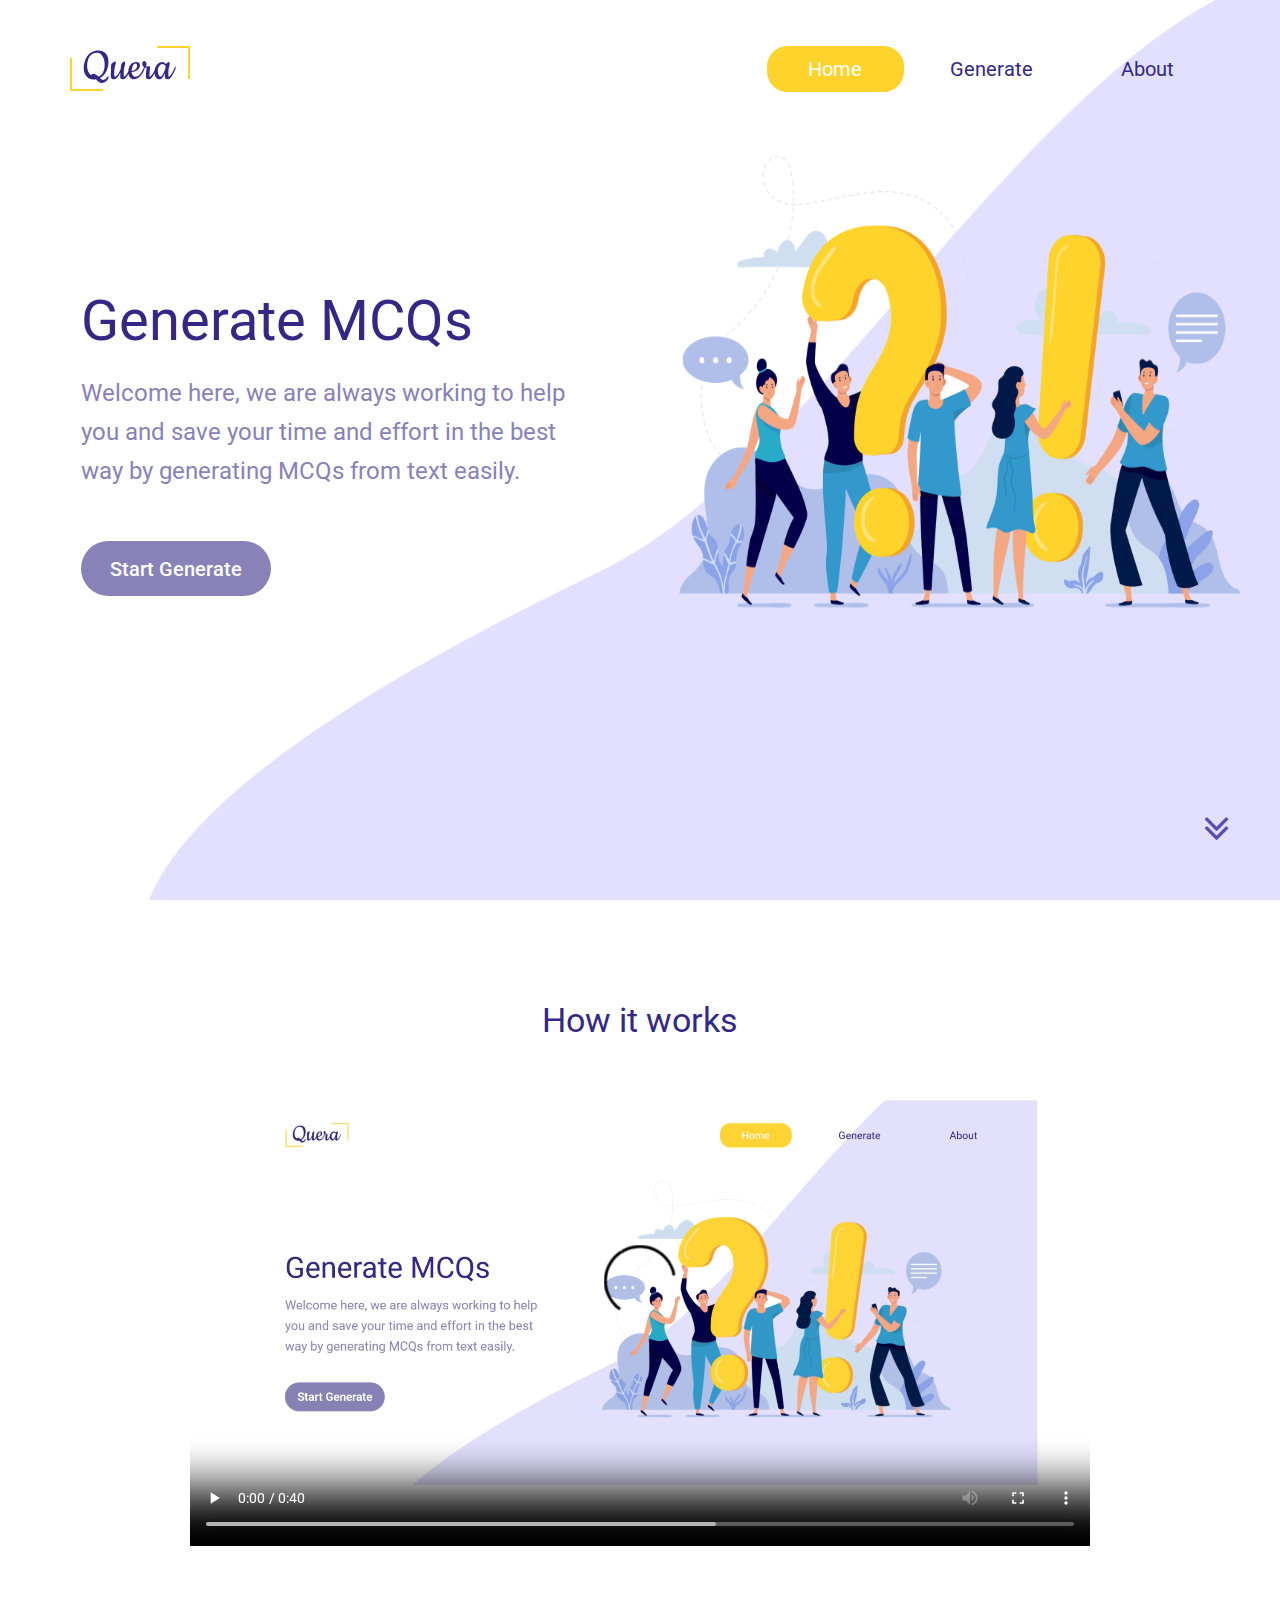
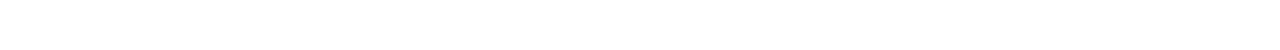
<file: index.html>
<!DOCTYPE html>
<html lang="en">

<head>
    <meta charset="UTF-8">
    <meta name="viewport" content="width=device-width, initial-scale=1.0">
    <title>Quera</title>
    <link rel="shortcut icon" href="./images/question-mark.ico" type="image/x-icon">
    <link rel="stylesheet" href="css/style.css">
    <link rel="stylesheet" href="css/responsive.css">
    <!-- font family -->
    <link rel="preconnect" href="https://fonts.googleapis.com">
    <link rel="preconnect" href="https://fonts.gstatic.com" crossorigin>
    <link href="https://fonts.googleapis.com/css2?family=Roboto:wght@400;500&family=Rochester&display=swap"
        rel="stylesheet">
    <!-- font awesome -->
    <link rel="stylesheet" href="https://cdnjs.cloudflare.com/ajax/libs/font-awesome/4.7.0/css/font-awesome.min.css">

</head>

<body>

    <!-- start header banner -->
    <header class="banner">
        <p class="scroll"><i class="fa fa-angle-double-down" style="font-size:42px;color:#594db1"></i></p>
        <!-- start nav -->
        <nav>
            <!-- <h2 class="logo"><a href="#"> <span>Q</span>uera</a></h2> -->
            <h2 class="logo"><img src="images/logo.svg" alt="logo"></h2>
            <ul class="pages">
                <li><a href="index.html" class="active">home</a></li>
                <li><a class="switch" href="html/generate.html">generate</a></li>
                <li><a href="html/about.html">about</a></li>


            </ul>
            <ul class="menue">
                <li class="bar">
                    <i class="fa fa-bars" style="font-size:30px;color:#332885"></i>

                </li>
                <li class="close" style="font-size:25px;color:#332885">

                    X
                </li>
            </ul>
        </nav>
        <!-- end nav -->
        <!-- intro section -->

        <section class="index">
            <h1>Generate MCQs</h1>
            <p>Welcome here, we are always working to help you and save your time and effort in the best way by
                generating
                MCQs from text easily.</p>
            <button type="button" onclick="window.location.href='html/generate.html'">Start Generate</button>
        </section>
        <aside>

            <img src="images/headerImg.png" alt="header image" class="main-image">
        </aside>
    </header>
    <!-- end header -->
    <main class="index">

        <h2>How it works</h2>
        <video controls>
            <source src="how_work.mp4" type="video/mp4">
            <!-- <source src="how work.mp4" type="video/ogg"> -->
            Your browser does not support HTML video.
        </video>
    </main>
    <!-- js scripts  -->
    <script src="./js/index.js"></script>
</body>

</html>
</file>
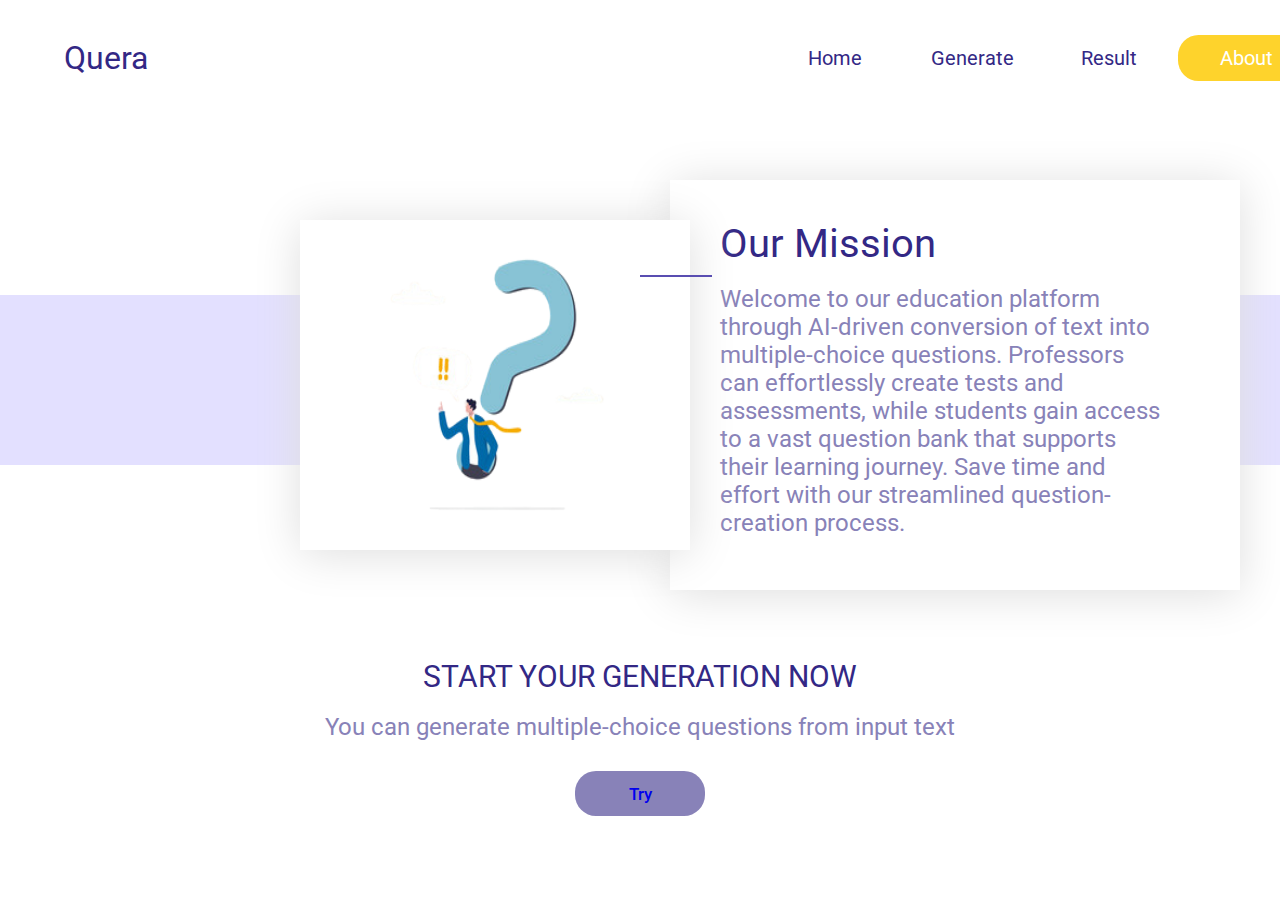
<file: html/about.html>
<!DOCTYPE html>
<html lang="en">

<head>
    <meta charset="UTF-8">
    <meta name="viewport" content="width=device-width, initial-scale=1.0">
    <title>Quera | About</title>
    <link rel="shortcut icon" href="../images/question-mark .ico" type="image/x-icon">
    <link rel="stylesheet" href="../css/style.css">
    <link rel="stylesheet" href="../css/responsive.css">
    <!-- font family -->
    <link rel="preconnect" href="https://fonts.googleapis.com">
    <link rel="preconnect" href="https://fonts.gstatic.com" crossorigin>
    <link href="https://fonts.googleapis.com/css2?family=Roboto:wght@400;500&family=Rochester&display=swap"
        rel="stylesheet">
    <!-- font awesome -->
    <link rel="stylesheet" href="https://cdnjs.cloudflare.com/ajax/libs/font-awesome/4.7.0/css/font-awesome.min.css">

</head>

<body>
    <!-- start nav -->
    <nav>
        <h2 class="logo"><a href="../index.html"> <span>Q</span>uera</a></h2>
        <ul class="pages">
            <li><a href="../index.html">home</a></li>
            <li><a href="../html/generate.html">generate</a></li>
            <li><a href="../html/results.html">result</a></li>
            <li><a href="../html/about.html" class="active">about</a></li>
        </ul>
        <ul class="menue">
            <li class="bar">
                <i class="fa fa-bars" style="font-size:30px;color:#332885"></i>

            </li>
            <li class="close" style="font-size:25px;color:#332885">

                X
            </li>
        </ul>
    </nav>
    <!-- end nav -->
    <!-- <img src="../images/Rectangle.png" class="Rectangle-bg"> -->

    <div class="rectangle-background"></div>
    <!-- start about page content -->
    <div class="about-page">
        <!-- our mission box -->
        <div class="our-mission">
            <h3>Our Mission</h3>
            <p>Welcome to our education platform through AI-driven conversion of text into multiple-choice questions.
                Professors can effortlessly create tests and assessments, while students gain access to a vast question
                bank that supports their learning journey. Save time and effort with our streamlined question-creation
                process.
            </p>
        </div>
        <!-- the box next of our mission  -->
        <div class="small-box">
            <img alt="question-img" src="../images/question.png">
        </div>
        <!-- the small dash -->
        <div class="small-line">
        </div>
        <!-- the end section of about  -->
        <section class="about">
            <h3>START YOUR GENERATION NOW</h3>
            <p>You can generate multiple-choice questions from input text </p>
            <button type="button"><a href="../html/generate.html">Try</a></button>
        </section>
    </div>
    <!-- js script -->
    <script src="../js/index.js"></script>
</body>

</html>
</file>
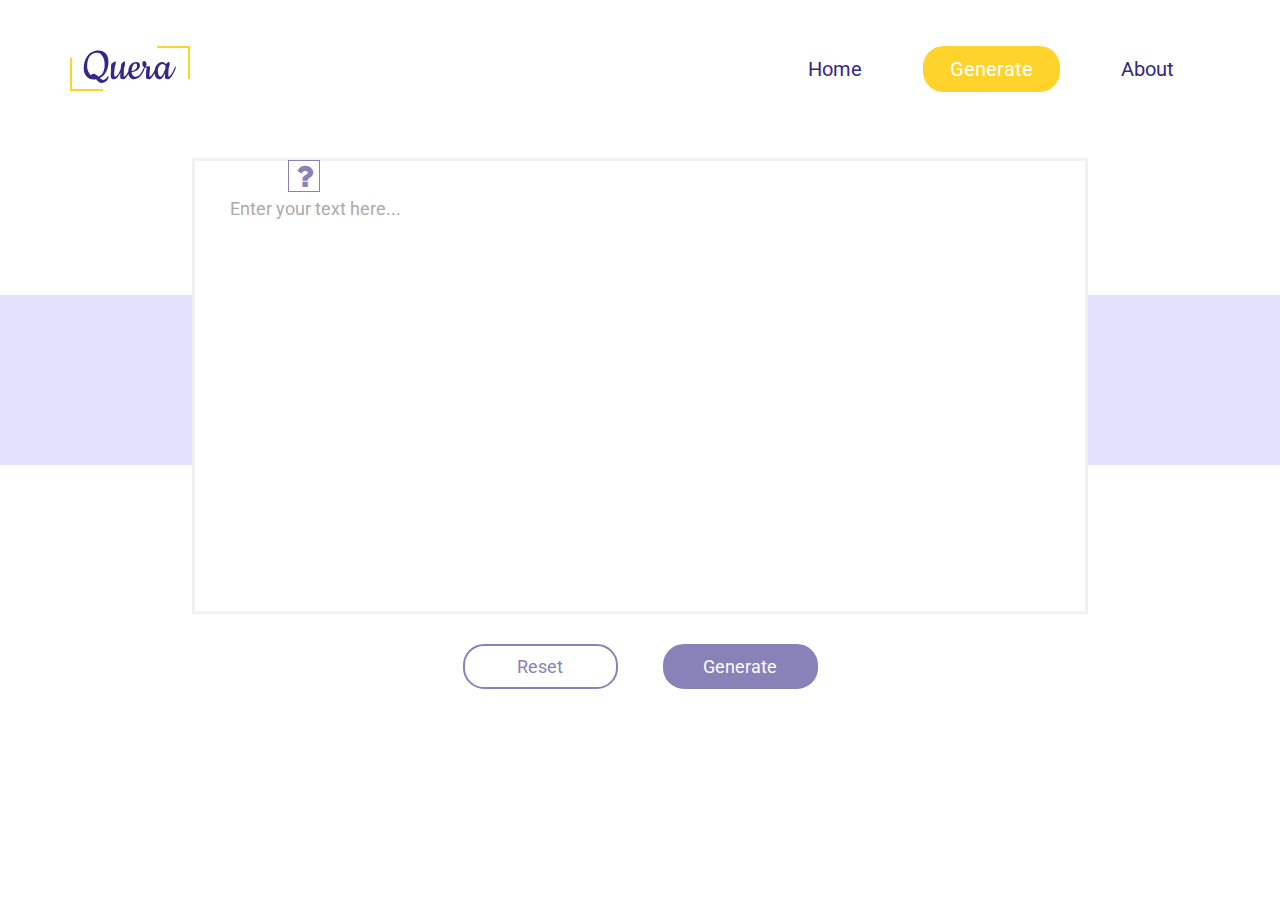
<file: html/generate.html>
<!DOCTYPE html>
<html lang="en">

<head>
    <meta charset="UTF-8">
    <meta name="viewport" content="width=device-width, initial-scale=1.0">
    <title>Quera | Generate</title>
    <link rel="shortcut icon" href="../images/question-mark.ico" type="image/x-icon">
    <link rel="stylesheet" href="../css/style.css">
    <link rel="stylesheet" href="../css/spinner.css">
    <link rel="stylesheet" href="../css/responsive.css">
    <!-- font family -->
    <link rel="preconnect" href="https://fonts.googleapis.com">
    <link rel="preconnect" href="https://fonts.gstatic.com" crossorigin>
    <link href="https://fonts.googleapis.com/css2?family=Roboto:wght@400;500&family=Rochester&display=swap"
        rel="stylesheet">
    <!-- font awesome -->
    <link rel="stylesheet" href="https://cdnjs.cloudflare.com/ajax/libs/font-awesome/4.7.0/css/font-awesome.min.css">

</head>

<body>
    <div class="error-message"></div>

    <div class="overlay">
        <div class="sk-fading-circle">
            <div class="sk-circle1 sk-circle"></div>
            <div class="sk-circle2 sk-circle"></div>
            <div class="sk-circle3 sk-circle"></div>
            <div class="sk-circle4 sk-circle"></div>
            <div class="sk-circle5 sk-circle"></div>
            <div class="sk-circle6 sk-circle"></div>
            <div class="sk-circle7 sk-circle"></div>
            <div class="sk-circle8 sk-circle"></div>
            <div class="sk-circle9 sk-circle"></div>
            <div class="sk-circle10 sk-circle"></div>
            <div class="sk-circle11 sk-circle"></div>
            <div class="sk-circle12 sk-circle"></div>
        </div>
    </div>

    <!-- start nav -->
    <nav>
        <h2 class="logo"><img src="../images/logo.svg" alt="logo"></h2>
        <ul class="pages">
            <li><a href="../index.html">home</a></li>
            <li><a class="switch active" href="../html/generate.html">generate</a></li>
            <li><a href="../html/about.html">about</a></li>



        </ul>
        <ul class="menue">
            <li class="bar">
                <i class="fa fa-bars" style="font-size:30px;color:#332885"></i>

            </li>
            <li class="close" style="font-size:25px;color:#332885">

                X
            </li>
        </ul>
    </nav>
    <!-- end nav -->
    <main> <!-- <img src="../images/Rectangle.png" alt="bg" class="Rectangle-background"> -->

        <div class="rectangle-background"></div>
        <textarea id="input-text" name="Text" aria-label="text area" placeholder="Enter your text here..."></textarea>
        <span class="count-char"></span>

        <div class="btns-section">
            <button type="button" class="cancel">Reset</button>
            <button type="button" class="generate"> Generate</button>
        </div>

        <div class="read-rules">
            <i class="fa fa-question " style="font-size:30px;color:#8882b8"></i>
        </div>

        <div class="rules">

            <h2>Instructions & Rules:</h2>
            <span class="close-rules">X</span>


            <ol type="1">
                <li>Enter the text you want to generate MCQs from in the text area.</li>
                <li>Make sure the text is in English and is grammatically correct.</li>
                <li>Use proper punctuation and sentence structure to ensure accurate tokenization.</li>
                <li>The text should be relevant to the [topic/subject] you want MCQs generated for.</li>
                <li>Experiment with different variations of the input text to generate a diverse set of MCQs.</li>
                <li>Avoid using [jargon/complex technical terms/ambiguous language] that could lead to ambiguous or
                    confusing questions.</li>
                <li>Keep the text concise and focused on a specific [topic/subject]. The more specific the text, the
                    more
                    relevant and accurate the generated MCQs will be.</li>
            </ol>
        </div>

    </main>

    <!-- js script -->
    <script src="../js/index.js"></script>
    <script>
  // calc charchtars number
  window.addEventListener("DOMContentLoaded", () => {
    const textarea = document.querySelector("#input-text");
    const rulesMenue = document.querySelector(".rules");
const readRules = document.querySelector(".read-rules");
const closeRules = document.querySelector(".close-rules");
textarea.oninput = function () {
  "use strict";
  if (countCharchtars !== "") {
    countCharchtars.textContent = 0 + this.value.length;
    if (countCharchtars.textContent > 3500) {
      countCharchtars.style.color = "#f00";
    } else {
      countCharchtars.style.color = "#e3e0ff";
    }
  }
};
generateBtn.addEventListener("click", () => {
  console.log("start generate");
  const inputText = document.getElementById("input-text").value;
  generateMCQsAndRedirect(inputText);
});

cancelBtn.addEventListener("click", () => {
  document.getElementById("input-text").value = "";
  localStorage.removeItem("mcqData");
});

readRules.addEventListener("click", () => {
  spinnerOverlay.style.display = "block";
  rulesMenue.style.display = "block";
  readRules.style.cursor = "pointer";
  rulesMenue.style.opacity='1';
});
closeRules.addEventListener("click", () => {
  spinnerOverlay.style.display = "none";
  rulesMenue.style.display = "none";
  readRules.style.cursor = "pointer";
  rulesMenue.style.opacity='0';
});

  })
    </script>
</body>

</html>
</file>
<file: css/style.css>
:root{--yellow-color:#fed32c;--btn-color:#8882b8;--very-light-color:#e3e0ff;--font-color:#332885;--white:#fff;--textarea-color:#484848;--textarea-border:#f1f1f1;--shadow:#dedede;--res-bg:#e3e0ff;--res-font:#484848;--correct-ans:#2fa325}*{margin:0;padding:0;font-family:"Roboto",sans-serif}*::selection{background-color:var(--btn-color);color:var(--white)}li{list-style:none}button{border:none;outline:none} 
.scroll{position: absolute;bottom: 50px;right: 50px;cursor: pointer;animation: ScrollDown 1s ease-in-out infinite;}.banner{width:100%;height:100vh;background-image:url(../images/home.png);background-size:cover;background-position:center}.main-image{position:absolute;width:49%;height:544px;left:650px;top:110px}nav{width:90%;margin:auto;padding:35px 0;display:flex;align-items:center;justify-content:space-between}h2.logo a{width:110px;color:var(--font-color);font-size:32px;font-family:"Roboto";font-weight:400}h2.logo{cursor:pointer}nav ul.menue{display:none}nav ul.pages{display:flex}nav ul{display:flex;align-items:center;justify-content:space-between;width:39%}nav ul li{list-style:none}nav ul li a{text-decoration:none;font-size:20px;font-weight:400;text-transform:capitalize;align-items:center;color:var(--font-color);background-color:transparent;padding:10px 8px;border-radius:20.5px;display:flex;justify-content:center;width:121px;height:26px;transition:background-color 0.3s ease-in,color 0.3s ease-in}ul li a.active,ul li a:hover{background-color:var(--yellow-color);border-radius:20.5px;color:var(--white);text-align:center;padding:10px 8px}section.index{margin:150px 81px;width:490px}h1{color:var(--font-color);font-style:normal;font-weight:400;font-size:56px;line-height:66px;margin-bottom:20px}section.index p{font-style:normal;font-weight:400;font-size:24px;line-height:39px;color:var(--btn-color)}section.index button{width:190px;height:55px;border-radius:48.5px;margin-top:50px;background-color:var(--btn-color);transition:transform 0.3s linear,color 0.3s linear}section.index button:hover{cursor:pointer;transform:scale(.9)}section.index button{text-decoration:none;font-size:20px;font-weight:500;text-transform:capitalize;align-items:center;color:var(--white);line-height:28px}.main-image{animation:up-pic 3s linear infinite}main.index{margin:100px auto;text-align:center}main.index h2{color:var(--font-color);margin-bottom:40px;font-weight:400;font-size:34px;margin:auto}main video{width:900px}.rectangle-background{position:absolute;width:100%;height:170px;top:295px;z-index:-1;background-color:var(--very-light-color)}textarea{padding:35px;line-height:25px;color:#332885;font-size:large;width:820px;height:380px;display:block;margin:20px auto;background:var(--white);border:3px solid var(--textarea-border);outline:none;resize:none;overflow-y:scroll}.count-char{position:absolute;bottom:153px;right:355px}textarea::-webkit-scrollbar{width:1em}textarea::-webkit-scrollbar-track{-webkit-box-shadow:inset 0 0 2px var(--textarea-border)}textarea::-webkit-scrollbar-thumb{background-color:var(--textarea-border)}textarea::placeholder{color:#acaaaa;text-align:left;font-size:18px}.btns-section{display:flex;justify-content:space-between;align-items:center;text-align:center;width:400px;margin:30px auto}.btns-section button{width:155px;height:45px;cursor:pointer;border-radius:21px;font-style:normal;font-weight:400;font-size:18px;margin:auto;transition:transform 0.3s linear}.btns-section button:first-child{background-color:var(--white);color:var(--btn-color);border:2px solid var(--btn-color)}.btns-section button:first-child:hover{transform:scale(1.07)}.btns-section button:last-child{background-color:var(--btn-color);border:2px solid var(--btn-color);color:var(--white)}.btns-section button:last-child:hover{transform:scale(1.07)}.read-rules{position:absolute;top:160px;left:288px;background-color:var(--white);border:1px solid var(--btn-color);width:30px;height:30px;text-align:center}.read-rules i{animation:rotateIcon 2s infinite}.rules{display:none;position:absolute;top:160px;color:#484848;background-color:var(--white);z-index:2000000;left:50%;transform:translateX(-50%);width:650px;margin:20px auto;padding:35px 15px;opacity: 0;transition: opacity 2s ease-out;}.rules h2{color:var(--yellow-color);text-align:center;margin-bottom:20px}.rules ol{margin:10px 25px}.rules li{list-style:decimal;font-size:15px;line-height:25px}.close-rules{position:absolute;color:var(--font-color);top:15px;right:20px;font-size:27px}.about-page{display:flex;justify-content:center}.our-mission{padding-top:40px;padding-bottom:50px;padding-left:50px;padding-right:50px;position:absolute;width:470px;height:320px;left:670px;top:180px;line-height:50px;background:var(--white);box-shadow:0 4px 44px var(--shadow)}.our-mission h3{font-style:normal;font-weight:400;font-size:40px;line-height:47px;color:var(--font-color)}.our-mission p{padding-top:18px;width:441px;font-style:normal;font-weight:400;font-size:24px;line-height:28px;color:var(--btn-color)}.small-box{position:absolute;width:390px;height:300px;left:300px;top:220px;background:var(--white);box-shadow:0 4px 44px var(--shadow);padding-top:15px;padding-bottom:15px}.small-box img{width:100%;height:100%}.small-line{position:absolute;width:70px;height:0;left:640px;top:275px;border:1.5px solid #594db1}section.about{margin-top:540px;text-align:center}section.about h3{font-style:normal;font-weight:400;font-size:30px;line-height:42px;color:var(--font-color);text-align:center;margin-bottom:15px}section.about p{font-style:normal;font-weight:400;font-size:24px;line-height:28px;text-align:center;color:var(--btn-color)}section.about button{width:130px;height:45px;margin:30px auto 50px;border-radius:21px;background-color:var(--btn-color);transition:transform 0.3s linear}section.about button:hover{transform:scale(.9)}section.about button {text-decoration:none;font-style:normal;font-weight:500;font-size:17px;line-height:28px;color:var(--white)}body.result{background-color:var(--res-bg);margin:auto;height:100%;position:relative}#download-btn{position:absolute;right:7.5%;width:190px;text-align:center;height:58px;color:var(--white);background-color:var(--correct-ans);top:130px;font-size:22px;transition:0.1s linear}#download-btn:hover{background-color:var(--res-bg);border:1px solid var(--correct-ans);color:var(--correct-ans);cursor:pointer}#mcq-questions{width:80%;display:flex;flex-direction:column;justify-content:center;align-items:center;gap:25px;margin:100px auto 60px}#mcq-questions div.question{background-color:var(--white);width:100%;border-radius:41px;padding:40px;color:var(--res-font);font-size:24px;line-height:42px}#mcq-questions div.question p{margin-bottom:15px;font-size:26px}#mcq-questions .choices li{margin-bottom:7px}#mcq-questions .correct-answer{color:var(--correct-ans)}.back{font-weight:400;font-size:22px;position:absolute;left:7.5%;top:150px;display:flex;align-items:center;color:var(--font-color);gap:10px}.back:hover{cursor:pointer}@keyframes rotateIcon{0%{transform:rotate(0deg) scale(1)}10%{transform:rotate(15deg) scale(1)}50%{transform:rotate(-180deg) scale(1.01)}100%{transform:rotate(-360deg) scale(1)}}@keyframes ScrollDown{0%{bottom: 60px;}50%{bottom: 50px;}100%{bottom: 60px;}}
</file>
<file: css/responsive.css>
:root{--yellow-color:#fed32c;--btn-color:#8882b8;--very-light-color:#e3e0ff;--font-color:#332885;--white:#fff;--textarea-color:#484848;--textarea-border:#f1f1f1;--shadow:#dedede;--res-bg:#e3e0ff;--res-font:#484848;--correct-ans:#2fa325}*{margin:0;padding:0;font-family:"Roboto",sans-serif}*::selection{background-color:var(--btn-color);color:var(--white)}li{list-style:none}a{text-decoration:none}button{border:none;outline:none}@media (max-width:399px){.scroll{bottom: 20px;right: 20px;}.banner{width:100%;height:100vh;background-image:url(../images/home-mobile.png);background-size:cover;background-position:center}.main-image{position:absolute;width:80%;height:250px;left:50%;transform:translateX(-50%);top:100px}nav ul.menue .close{display:none;justify-content:end;z-index:10000;cursor:pointer}nav ul.menue{display:flex;justify-content:end;cursor:pointer}nav ul.pages{display:none;flex-direction:column;position:absolute;right:0;top:0;background-color:var(--white);z-index:100;width:200px;height:25vh;justify-content:flex-start;padding-top:120px;gap:10px}h2.logo a{font-size:34px}h2.logo a span{font-size:40px;padding-right:2px}nav ul li a{text-decoration:none;font-size:18px;width:100px;height:23px;padding:8px 6px}ul li a.active,ul li a:hover{background-color:var(--yellow-color);border-radius:20.5px;color:var(--white);text-align:center;padding:8px 6px}section.index{width:90%;margin:0 auto;margin-top:250px;text-align:center}h1{font-size:29px;line-height:40px;margin-bottom:15px}section.index p{font-size:20px;line-height:35px}section.index button{width:155px;height:50px;margin-top:30px}section.index button {font-size:17px;margin-top: 15px;}main.index{margin:60px auto}main.index h2{font-size:25px;margin-bottom:25px}main video{width:300px}.rectangle-background{position:absolute;width:100%;height:170px;top:285px;z-index:-1;background-color:var(--very-light-color)}textarea{padding:15px;line-height:25px;color:#332885;font-size:16px;width:83%;height:420px;margin:20px auto}.count-char{bottom:19%;right:9%}textarea::-webkit-scrollbar{width:.5em}textarea::placeholder{color:#a9a6a6;font-size:8px}.btns-section{width:85%;margin:30px auto}.btns-section button{width:130px;height:43px;font-size:16px}.read-rules{top:123px;right:15px;left:auto}.rules{top:100px;width:290px;margin:20px auto;padding:35px 15px}.rules h2{font-size:25px;text-align:left}.rules li{font-size:12px;line-height:19px}.back{margin-bottom:20px;font-size:16px;top:190px}.about-page{display:flex;justify-content:center}.our-mission{padding:40px 20px;position:absolute;width:80%;height:410px;left:4.5%;top:140px;line-height:40px;text-align:center}.our-mission h3{width:auto;height:auto;left:0;top:0;font-size:30px;line-height:47px;color:var(--font-color)}.our-mission p{padding-top:18px;width:100%;height:auto;left:0;top:0;font-size:20px;line-height:26px}.small-box{display:none}.small-line{width:70px;transform:translateX(-50%);left:50%;top:230px}section.about{margin-top:550px;width:90%}section.about h3{font-size:22px;line-height:38px;margin-bottom:10px}section.about p{font-size:18px;line-height:28px}section.about button{width:120px;margin-top:20px}section.about button {font-size:15px}#download-btn{position:absolute;right:auto;left:7.5%;width:150px;height:50px;top:130px;font-size:16px}#mcq-questions{width:90%;gap:25px;margin:90px auto}#mcq-questions div.question{width:90%;border-radius:41px;padding:20px;font-size:19px;line-height:32px}#mcq-questions div.question p{margin-bottom:15px;font-size:18px}#mcq-questions .choices li{margin-bottom:6px}.error-message{top:100px;font-size:12px;padding:20px 10px}@keyframes ScrollDown{0%{bottom: 30px;}50%{bottom: 20px;}100%{bottom: 30px;}}}
</file>
<file: css/spinner.css>
.overlay{display:none;position:absolute;width:100%;height:113vh;top:0;left:0;background-color:#00000092;z-index:100000}.sk-fading-circle{display:none;margin:auto;width:50px;height:50px;position:absolute;top:46%;left:50%;transform:translate(-50%,-50%)}.sk-fading-circle .sk-circle{width:100%;height:100%;position:absolute;left:0;top:0}.sk-fading-circle .sk-circle:before{content:"";display:block;margin:0 auto;width:15%;height:15%;background-color:#fed32c;border-radius:100%;-webkit-animation:sk-circleFadeDelay 1.2s infinite ease-in-out both;animation:sk-circleFadeDelay 1.2s infinite ease-in-out both}.sk-fading-circle .sk-circle2{-webkit-transform:rotate(30deg);-ms-transform:rotate(30deg);transform:rotate(30deg)}.sk-fading-circle .sk-circle3{-webkit-transform:rotate(60deg);-ms-transform:rotate(60deg);transform:rotate(60deg)}.sk-fading-circle .sk-circle4{-webkit-transform:rotate(90deg);-ms-transform:rotate(90deg);transform:rotate(90deg)}.sk-fading-circle .sk-circle5{-webkit-transform:rotate(120deg);-ms-transform:rotate(120deg);transform:rotate(120deg)}.sk-fading-circle .sk-circle6{-webkit-transform:rotate(150deg);-ms-transform:rotate(150deg);transform:rotate(150deg)}.sk-fading-circle .sk-circle7{-webkit-transform:rotate(180deg);-ms-transform:rotate(180deg);transform:rotate(180deg)}.sk-fading-circle .sk-circle8{-webkit-transform:rotate(210deg);-ms-transform:rotate(210deg);transform:rotate(210deg)}.sk-fading-circle .sk-circle9{-webkit-transform:rotate(240deg);-ms-transform:rotate(240deg);transform:rotate(240deg)}.sk-fading-circle .sk-circle10{-webkit-transform:rotate(270deg);-ms-transform:rotate(270deg);transform:rotate(270deg)}.sk-fading-circle .sk-circle11{-webkit-transform:rotate(300deg);-ms-transform:rotate(300deg);transform:rotate(300deg)}.sk-fading-circle .sk-circle12{-webkit-transform:rotate(330deg);-ms-transform:rotate(330deg);transform:rotate(330deg)}.sk-fading-circle .sk-circle2:before{-webkit-animation-delay:-1.1s;animation-delay:-1.1s}.sk-fading-circle .sk-circle3:before{-webkit-animation-delay:-1s;animation-delay:-1s}.sk-fading-circle .sk-circle4:before{-webkit-animation-delay:-0.9s;animation-delay:-0.9s}.sk-fading-circle .sk-circle5:before{-webkit-animation-delay:-0.8s;animation-delay:-0.8s}.sk-fading-circle .sk-circle6:before{-webkit-animation-delay:-0.7s;animation-delay:-0.7s}.sk-fading-circle .sk-circle7:before{-webkit-animation-delay:-0.6s;animation-delay:-0.6s}.sk-fading-circle .sk-circle8:before{-webkit-animation-delay:-0.5s;animation-delay:-0.5s}.sk-fading-circle .sk-circle9:before{-webkit-animation-delay:-0.4s;animation-delay:-0.4s}.sk-fading-circle .sk-circle10:before{-webkit-animation-delay:-0.3s;animation-delay:-0.3s}.sk-fading-circle .sk-circle11:before{-webkit-animation-delay:-0.2s;animation-delay:-0.2s}.sk-fading-circle .sk-circle12:before{-webkit-animation-delay:-0.1s;animation-delay:-0.1s}@-webkit-keyframes sk-circleFadeDelay{0%,39%,100%{opacity:0}40%{opacity:1}}@keyframes sk-circleFadeDelay{0%,39%,100%{opacity:0}40%{opacity:1}}.error-message{position:absolute;left:50%;transform:translateX(-50%);top:110px;display:none;color:#332885;font-size:14px;background-color:#fcc9c9;padding:20px 30px;border-radius:5px;margin-top:5px;transition:opacity 0.3s ease-in-out}.error-message p{margin:0}
</file>
